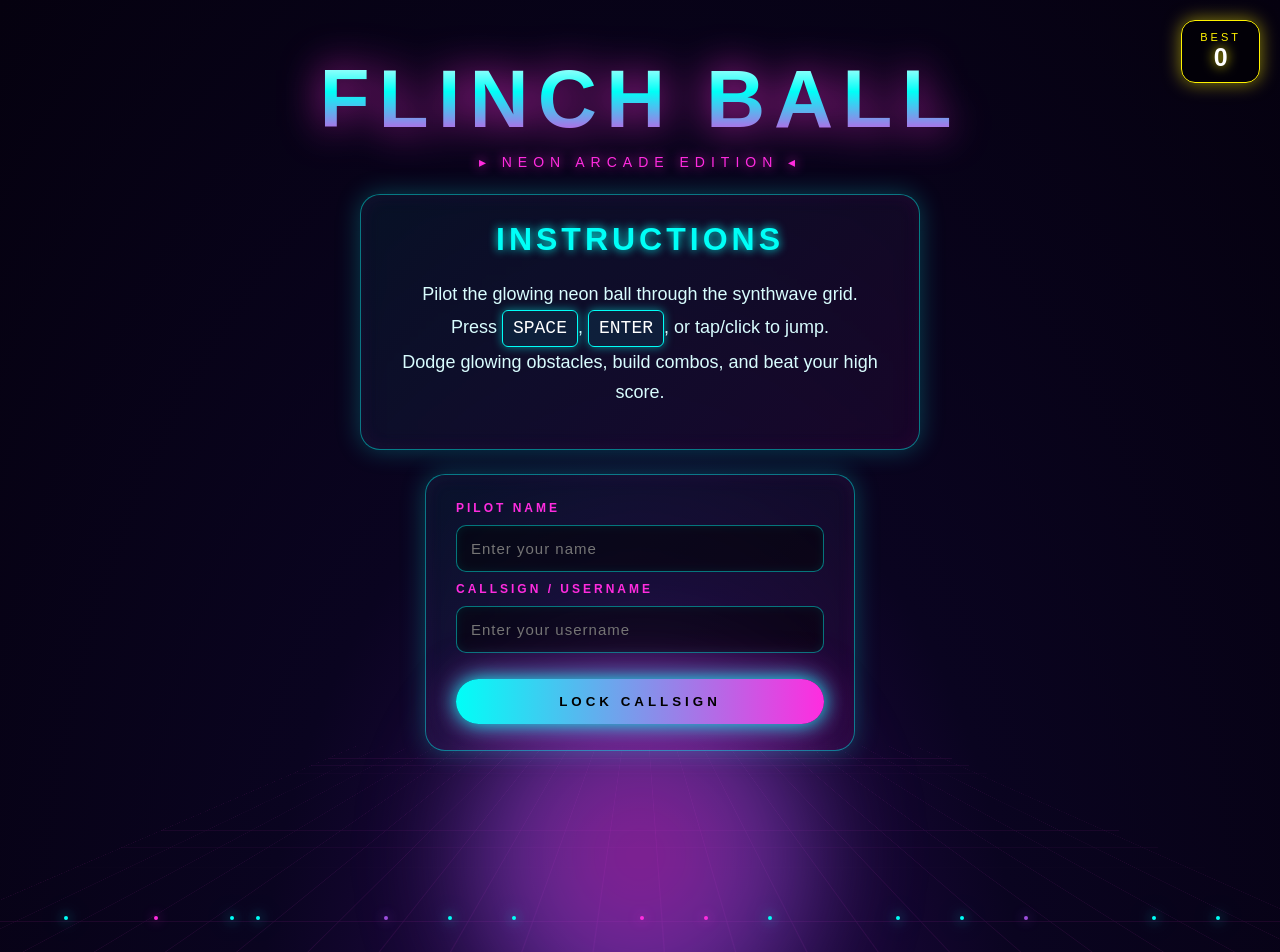
<file: index.html>
<!DOCTYPE html>
<html lang="en">
<head>
    <link rel="stylesheet" href="./play.css">
    <meta charset="UTF-8">
    <meta name="viewport" content="width=device-width, initial-scale=1.0">
    <title>Flinch Ball | Neon Arcade</title>
</head>

<body>
    <div class="bg-grid"></div>
    <div class="bg-sun"></div>

    <div class="ambient-particles">
        <span></span><span></span><span></span><span></span><span></span>
        <span></span><span></span><span></span><span></span><span></span>
        <span></span><span></span><span></span><span></span><span></span>
    </div>

    <div class="high-score-box">
        <span>BEST</span>
        <strong id="homeHighScore">0</strong>
    </div>

    <header>
        <h1 class="title">FLINCH BALL</h1>
        <p class="subtitle">▸ NEON ARCADE EDITION ◂</p>
    </header>

    <div class="instructions">
        <h1 class="heading">INSTRUCTIONS</h1>
        <h2>
            Pilot the glowing neon ball through the synthwave grid.<br>
            Press <span class="key">SPACE</span>, <span class="key">ENTER</span>, or tap/click to jump.<br>
            Dodge glowing obstacles, build combos, and beat your high score.
        </h2>
    </div>

    <div class="name">
        <form action="javascript:void(0);" method="post" id="nameForm">
            <label for="firstName">PILOT NAME</label>
            <input type="text" id="firstName" name="firstName" placeholder="Enter your name" required>

            <label for="lastName">CALLSIGN / USERNAME</label>
            <input type="text" id="lastName" name="lastName" placeholder="Enter your username" required>

            <input type="button" value="LOCK CALLSIGN" onclick="submitForm()">
        </form>
    </div>

    <div class="nickname" id="nicknameDiv" style="display: none;">
        <h2>CALLSIGN LOCKED: <span id="nicknameDisplay"></span></h2>
    </div>

    <div class="help" style="display: none;">
        <h1>⚡ SYSTEMS ONLINE ⚡</h1>
    </div>

    <a href="game.html" class="play-button" id="playButton" style="display: none;">▶ LAUNCH</a>

    <script>
        const savedHighScore = parseInt(localStorage.getItem("highScore") || "0", 10);
        document.getElementById("homeHighScore").textContent = savedHighScore.toLocaleString();

        function submitForm() {
            const firstName = document.getElementById("firstName").value.trim();
            const lastName = document.getElementById("lastName").value.trim();

            if (firstName && lastName) {
                const nickname = lastName;

                document.getElementById("nicknameDisplay").textContent = nickname;
                document.getElementById("nameForm").style.display = "none";
                document.getElementsByClassName("help")[0].style.display = "block";
                document.getElementById("nicknameDiv").style.display = "block";

                const playButton = document.getElementById("playButton");
                playButton.style.display = "inline-block";
                playButton.href = "game.html?nickname=" + encodeURIComponent(nickname);

                localStorage.setItem("nickname", nickname);
            } else {
                alert("Please fill in both fields, pilot.");
            }
        }
    </script>
</body>
</html>
</file>
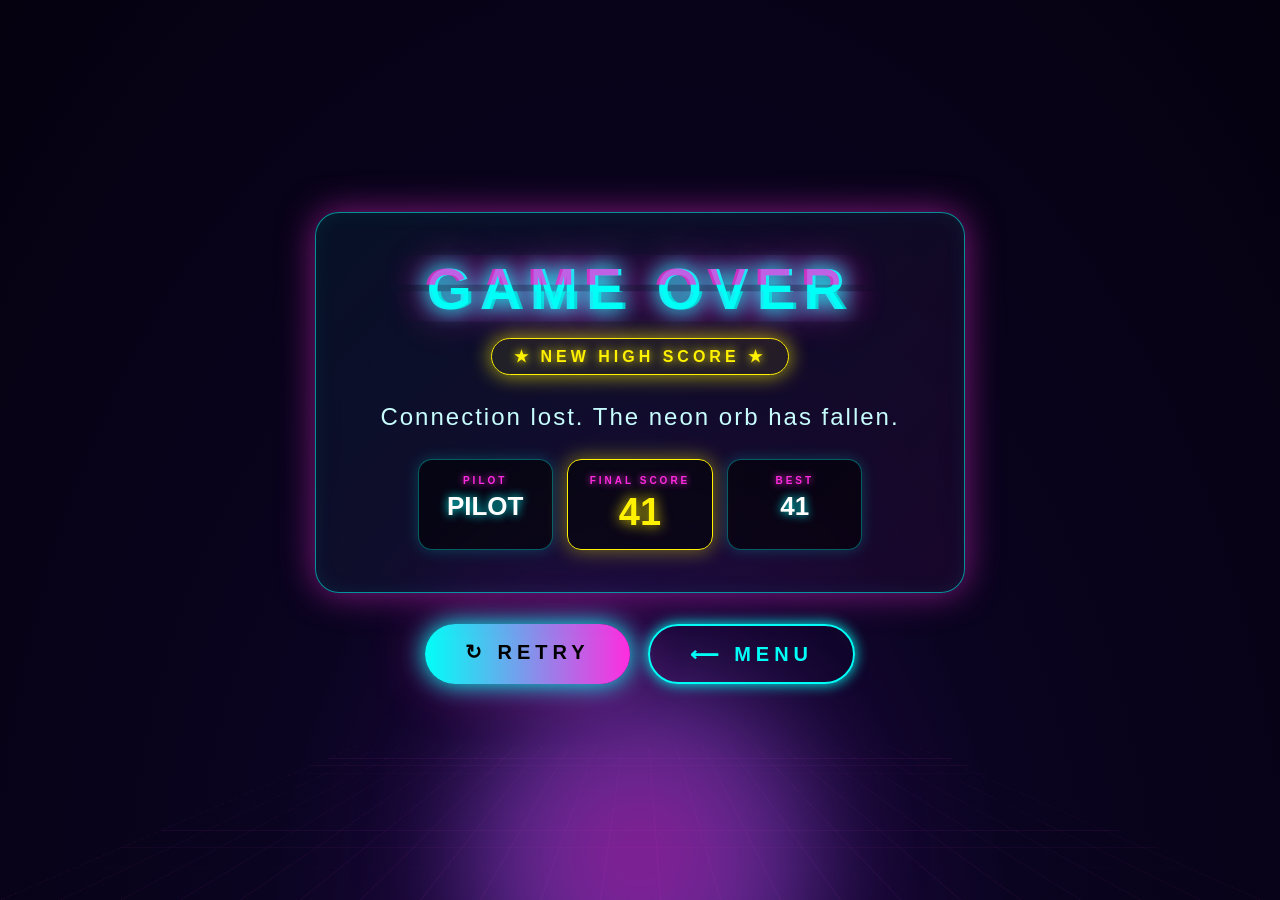
<file: retry.html>
<!DOCTYPE html>
<html lang="en">
<head>
    <link rel="stylesheet" href="retry.css">
    <meta charset="UTF-8">
    <meta name="viewport" content="width=device-width, initial-scale=1.0">
    <title>Flinch Ball | Game Over</title>
</head>

<body>
    <div class="bg-grid"></div>
    <div class="bg-sun"></div>

    <div class="game-over">
        <h1 class="heading glitch" data-text="GAME OVER">GAME OVER</h1>

        <div id="new-high-badge" class="new-high" style="display: none;">
            ★ NEW HIGH SCORE ★
        </div>

        <h2>Connection lost. The neon orb has fallen.</h2>

        <div class="score-grid">
            <div class="score-card">
                <span class="score-label">PILOT</span>
                <span id="final-pilot" class="score-value">---</span>
            </div>

            <div class="score-card big">
                <span class="score-label">FINAL SCORE</span>
                <span id="final-score" class="score-value">0</span>
            </div>

            <div class="score-card">
                <span class="score-label">BEST</span>
                <span id="best-score" class="score-value">0</span>
            </div>
        </div>
    </div>

    <div class="actions">
        <a href="game.html" class="retry-button" id="retryButton">↻ RETRY</a>
        <a href="index.html" class="retry-button ghost">⟵ MENU</a>
    </div>

    <script>
        const score = parseInt(localStorage.getItem("finalScore") || "0", 10);
        const nickname = localStorage.getItem("finalNickname") || "PILOT";
        const best = parseInt(localStorage.getItem("highScore") || "0", 10);
        const isNewHigh = localStorage.getItem("finalIsHigh") === "1";

        document.getElementById("final-score").textContent = score.toLocaleString();
        document.getElementById("final-pilot").textContent = nickname;
        document.getElementById("best-score").textContent = best.toLocaleString();

        document.getElementById("retryButton").href = "game.html?nickname=" + encodeURIComponent(nickname);

        if (isNewHigh) {
            document.getElementById("new-high-badge").style.display = "inline-block";
        }
    </script>
</body>
</html>
</file>
<file: play.css>
:root {
    --neon-cyan: #00fff7;
    --neon-pink: #ff2cdf;
    --neon-purple: #9d4edd;
    --neon-yellow: #fff200;
    --dark-bg: #05010f;
}

* {
    box-sizing: border-box;
}

body {
    margin: 0;
    padding: 0 20px 70px;
    min-height: 100vh;
    overflow-x: hidden;
    position: relative;
    background: radial-gradient(ellipse at 50% 110%, #2a0a55 0%, #0a0420 42%, #05010f 100%);
    color: var(--neon-cyan);
    font-family: "Segoe UI", Tahoma, Geneva, Verdana, sans-serif;
}

.bg-grid {
    position: fixed;
    inset: 0;
    background-image:
        linear-gradient(rgba(255, 44, 223, 0.45) 1px, transparent 1px),
        linear-gradient(90deg, rgba(255, 44, 223, 0.45) 1px, transparent 1px);
    background-size: 60px 60px;
    transform: perspective(520px) rotateX(62deg) translateY(18%);
    transform-origin: center bottom;
    opacity: 0.18;
    animation: gridScroll 6s linear infinite;
    z-index: -3;
}

@keyframes gridScroll {
    from {
        background-position: 0 0;
    }

    to {
        background-position: 0 60px;
    }
}

.bg-sun {
    position: fixed;
    left: 50%;
    bottom: -170px;
    width: 430px;
    height: 430px;
    transform: translateX(-50%);
    background: radial-gradient(circle, var(--neon-pink) 0%, var(--neon-purple) 42%, transparent 72%);
    filter: blur(45px);
    opacity: 0.5;
    animation: sunPulse 4s ease-in-out infinite alternate;
    z-index: -2;
}

@keyframes sunPulse {
    from {
        opacity: 0.35;
        transform: translateX(-50%) scale(0.96);
    }

    to {
        opacity: 0.7;
        transform: translateX(-50%) scale(1.05);
    }
}

.ambient-particles {
    position: fixed;
    inset: 0;
    pointer-events: none;
    z-index: -1;
}

.ambient-particles span {
    position: absolute;
    bottom: -20px;
    width: 4px;
    height: 4px;
    border-radius: 50%;
    background: var(--neon-cyan);
    box-shadow: 0 0 12px var(--neon-cyan), 0 0 24px var(--neon-cyan);
    animation: floatUp linear infinite;
}

.ambient-particles span:nth-child(1) { left: 5%; animation-duration: 12s; animation-delay: 0s; }
.ambient-particles span:nth-child(2) { left: 12%; animation-duration: 17s; animation-delay: 2s; background: var(--neon-pink); box-shadow: 0 0 12px var(--neon-pink); }
.ambient-particles span:nth-child(3) { left: 20%; animation-duration: 14s; animation-delay: 4s; }
.ambient-particles span:nth-child(4) { left: 30%; animation-duration: 19s; animation-delay: 1s; background: var(--neon-purple); box-shadow: 0 0 12px var(--neon-purple); }
.ambient-particles span:nth-child(5) { left: 40%; animation-duration: 13s; animation-delay: 3s; }
.ambient-particles span:nth-child(6) { left: 50%; animation-duration: 18s; animation-delay: 5s; background: var(--neon-pink); box-shadow: 0 0 12px var(--neon-pink); }
.ambient-particles span:nth-child(7) { left: 60%; animation-duration: 15s; animation-delay: 0s; }
.ambient-particles span:nth-child(8) { left: 70%; animation-duration: 20s; animation-delay: 6s; }
.ambient-particles span:nth-child(9) { left: 80%; animation-duration: 14s; animation-delay: 2s; background: var(--neon-purple); box-shadow: 0 0 12px var(--neon-purple); }
.ambient-particles span:nth-child(10) { left: 90%; animation-duration: 16s; animation-delay: 4s; }
.ambient-particles span:nth-child(11) { left: 18%; animation-duration: 21s; animation-delay: 7s; }
.ambient-particles span:nth-child(12) { left: 35%; animation-duration: 18s; animation-delay: 8s; }
.ambient-particles span:nth-child(13) { left: 55%; animation-duration: 16s; animation-delay: 9s; background: var(--neon-pink); box-shadow: 0 0 12px var(--neon-pink); }
.ambient-particles span:nth-child(14) { left: 75%; animation-duration: 13s; animation-delay: 1s; }
.ambient-particles span:nth-child(15) { left: 95%; animation-duration: 19s; animation-delay: 5s; }

@keyframes floatUp {
    0% {
        transform: translateY(0) scale(0.8);
        opacity: 0;
    }

    10% {
        opacity: 1;
    }

    90% {
        opacity: 1;
    }

    100% {
        transform: translateY(-115vh) scale(0.3);
        opacity: 0;
    }
}

.high-score-box {
    position: fixed;
    top: 20px;
    right: 20px;
    padding: 10px 18px;
    border: 1px solid var(--neon-yellow);
    border-radius: 14px;
    background: rgba(0, 0, 0, 0.55);
    box-shadow: 0 0 18px rgba(255, 242, 0, 0.55);
    text-align: center;
    z-index: 5;
}

.high-score-box span {
    display: block;
    color: var(--neon-yellow);
    font-size: 11px;
    letter-spacing: 3px;
}

.high-score-box strong {
    display: block;
    color: white;
    font-size: 25px;
    text-shadow: 0 0 12px var(--neon-yellow);
}

header {
    text-align: center;
    margin-top: 52px;
}

.title {
    margin: 0;
    font-size: 82px;
    font-weight: 900;
    letter-spacing: 9px;
    background: linear-gradient(180deg, #ffffff 0%, var(--neon-cyan) 42%, var(--neon-pink) 100%);
    -webkit-background-clip: text;
    background-clip: text;
    color: transparent;
    filter: drop-shadow(0 0 20px rgba(255, 44, 223, 0.8));
    animation: titleFlicker 4s infinite;
}

@keyframes titleFlicker {
    0%, 92%, 100% {
        opacity: 1;
        filter: drop-shadow(0 0 20px rgba(255, 44, 223, 0.8));
    }

    94% {
        opacity: 0.75;
        filter: drop-shadow(0 0 6px rgba(0, 255, 247, 0.8));
    }

    96% {
        opacity: 1;
    }
}

.subtitle {
    margin-top: 8px;
    color: var(--neon-pink);
    letter-spacing: 6px;
    font-size: 14px;
    text-shadow: 0 0 12px var(--neon-pink);
}

.instructions,
.name {
    position: relative;
    max-width: 560px;
    margin: 24px auto;
    padding: 26px 30px;
    border: 1px solid rgba(0, 255, 247, 0.45);
    border-radius: 20px;
    background: linear-gradient(135deg, rgba(0, 255, 247, 0.06), rgba(255, 44, 223, 0.06));
    box-shadow:
        0 0 24px rgba(0, 255, 247, 0.25),
        inset 0 0 20px rgba(255, 44, 223, 0.06);
    backdrop-filter: blur(10px);
    text-align: center;
}

.heading {
    margin-top: 0;
    color: var(--neon-cyan);
    letter-spacing: 4px;
    text-shadow: 0 0 10px var(--neon-cyan);
}

.instructions h2 {
    color: #d9fdff;
    font-weight: 400;
    line-height: 1.7;
    font-size: 18px;
}

.key {
    display: inline-block;
    padding: 2px 10px;
    border: 1px solid var(--neon-cyan);
    border-radius: 6px;
    background: rgba(0, 255, 247, 0.08);
    box-shadow: 0 0 10px rgba(0, 255, 247, 0.5);
    color: white;
    font-family: monospace;
}

.name {
    max-width: 430px;
}

.name form {
    display: flex;
    flex-direction: column;
    gap: 10px;
}

.name label {
    color: var(--neon-pink);
    font-weight: 800;
    font-size: 12px;
    letter-spacing: 3px;
    text-align: left;
}

.name input[type="text"] {
    padding: 14px;
    border: 1px solid rgba(0, 255, 247, 0.45);
    border-radius: 10px;
    outline: none;
    background: rgba(0, 0, 0, 0.5);
    color: var(--neon-cyan);
    font-size: 15px;
    letter-spacing: 1px;
    box-shadow: inset 0 0 10px rgba(0, 255, 247, 0.08);
}

.name input[type="text"]:focus {
    border-color: var(--neon-cyan);
    box-shadow:
        0 0 16px rgba(0, 255, 247, 0.7),
        inset 0 0 12px rgba(0, 255, 247, 0.12);
}

.name input[type="button"] {
    margin-top: 16px;
    padding: 15px 22px;
    border: none;
    border-radius: 40px;
    cursor: pointer;
    background: linear-gradient(90deg, var(--neon-cyan), var(--neon-pink));
    color: black;
    font-weight: 900;
    letter-spacing: 4px;
    box-shadow: 0 0 20px var(--neon-cyan), 0 0 40px rgba(255, 44, 223, 0.5);
    transition: 0.3s ease;
}

.name input[type="button"]:hover {
    transform: translateY(-3px) scale(1.03);
    filter: brightness(1.15);
}

.nickname,
.help {
    text-align: center;
    animation: fadeUp 0.5s ease;
}

.nickname {
    letter-spacing: 3px;
    text-shadow: 0 0 10px var(--neon-cyan);
}

.help h1 {
    color: var(--neon-yellow);
    text-shadow: 0 0 14px var(--neon-yellow);
}

@keyframes fadeUp {
    from {
        opacity: 0;
        transform: translateY(18px);
    }

    to {
        opacity: 1;
        transform: translateY(0);
    }
}

.play-button {
    position: relative;
    left: 50%;
    transform: translateX(-50%);
    display: inline-block;
    margin: 24px auto;
    padding: 18px 52px;
    border: 2px solid var(--neon-cyan);
    border-radius: 50px;
    background: linear-gradient(90deg, var(--neon-pink), var(--neon-purple), var(--neon-cyan));
    background-size: 200% 100%;
    color: white;
    text-decoration: none;
    font-size: 24px;
    font-weight: 900;
    letter-spacing: 6px;
    box-shadow:
        0 0 24px var(--neon-cyan),
        0 0 60px rgba(255, 44, 223, 0.55);
    animation: gradientMove 3s linear infinite, buttonFloat 2s ease-in-out infinite;
    transition: 0.3s ease;
}

.play-button:hover {
    transform: translateX(-50%) scale(1.08);
    letter-spacing: 8px;
}

@keyframes gradientMove {
    to {
        background-position: 200% 0;
    }
}

@keyframes buttonFloat {
    50% {
        transform: translateX(-50%) translateY(-7px);
    }
}

@media screen and (max-width: 650px) {
    .title {
        font-size: 48px;
        letter-spacing: 4px;
    }

    .subtitle {
        letter-spacing: 3px;
    }

    .instructions,
    .name {
        padding: 22px;
    }

    .high-score-box {
        position: static;
        width: fit-content;
        margin: 18px auto 0;
    }

    .play-button {
        font-size: 18px;
        padding: 14px 34px;
    }
}
</file>
<file: retry.css>
:root {
    --neon-cyan: #00fff7;
    --neon-pink: #ff2cdf;
    --neon-purple: #9d4edd;
    --neon-yellow: #fff200;
}

* {
    box-sizing: border-box;
}

body {
    margin: 0;
    padding: 20px;
    min-height: 100vh;
    position: relative;
    overflow-x: hidden;
    display: flex;
    flex-direction: column;
    align-items: center;
    justify-content: center;
    background: radial-gradient(ellipse at 50% 110%, #2a0a55 0%, #0a0420 42%, #05010f 100%);
    color: var(--neon-cyan);
    font-family: "Segoe UI", Tahoma, Geneva, Verdana, sans-serif;
}

.bg-grid {
    position: fixed;
    inset: 0;
    background-image:
        linear-gradient(rgba(255, 44, 223, 0.45) 1px, transparent 1px),
        linear-gradient(90deg, rgba(255, 44, 223, 0.45) 1px, transparent 1px);
    background-size: 60px 60px;
    transform: perspective(520px) rotateX(62deg) translateY(18%);
    transform-origin: center bottom;
    opacity: 0.18;
    animation: gridScroll 6s linear infinite;
    z-index: -3;
}

@keyframes gridScroll {
    from {
        background-position: 0 0;
    }

    to {
        background-position: 0 60px;
    }
}

.bg-sun {
    position: fixed;
    left: 50%;
    bottom: -170px;
    width: 430px;
    height: 430px;
    transform: translateX(-50%);
    background: radial-gradient(circle, var(--neon-pink) 0%, var(--neon-purple) 42%, transparent 72%);
    filter: blur(45px);
    opacity: 0.5;
    z-index: -2;
}

.game-over {
    width: 92%;
    max-width: 650px;
    margin: 25px auto;
    padding: 42px 32px;
    border: 1px solid rgba(0, 255, 247, 0.55);
    border-radius: 24px;
    background: linear-gradient(135deg, rgba(0, 255, 247, 0.06), rgba(255, 44, 223, 0.06));
    box-shadow:
        0 0 35px rgba(255, 44, 223, 0.5),
        inset 0 0 20px rgba(0, 255, 247, 0.08);
    backdrop-filter: blur(10px);
    text-align: center;
    animation: cardIn 0.55s ease-out;
}

@keyframes cardIn {
    from {
        opacity: 0;
        transform: translateY(25px) scale(0.96);
    }

    to {
        opacity: 1;
        transform: translateY(0) scale(1);
    }
}

.heading {
    position: relative;
    margin: 0 0 16px;
    color: var(--neon-cyan);
    font-size: 58px;
    font-weight: 900;
    letter-spacing: 8px;
    text-shadow: 0 0 20px var(--neon-cyan), 0 0 40px var(--neon-pink);
}

.glitch::before,
.glitch::after {
    content: attr(data-text);
    position: absolute;
    left: 0;
    top: 0;
    width: 100%;
    overflow: hidden;
    opacity: 0.75;
}

.glitch::before {
    color: var(--neon-pink);
    transform: translate(-3px, 0);
    clip-path: inset(0 0 55% 0);
    animation: glitchTop 2.5s infinite linear alternate;
}

.glitch::after {
    color: var(--neon-cyan);
    transform: translate(3px, 0);
    clip-path: inset(55% 0 0 0);
    animation: glitchBottom 2.7s infinite linear alternate;
}

@keyframes glitchTop {
    0%,
    100% {
        transform: translate(-3px, 0);
    }

    50% {
        transform: translate(2px, 1px);
    }
}

@keyframes glitchBottom {
    0%,
    100% {
        transform: translate(3px, 0);
    }

    50% {
        transform: translate(-2px, -1px);
    }
}

.new-high {
    margin-bottom: 16px;
    padding: 8px 22px;
    border: 1px solid var(--neon-yellow);
    border-radius: 999px;
    background: rgba(255, 242, 0, 0.08);
    color: var(--neon-yellow);
    font-weight: 900;
    letter-spacing: 4px;
    text-shadow: 0 0 10px var(--neon-yellow);
    box-shadow: 0 0 20px rgba(255, 242, 0, 0.7);
    animation: newHighPulse 1.5s ease-in-out infinite;
}

@keyframes newHighPulse {
    50% {
        transform: scale(1.05);
    }
}

h2 {
    margin: 12px 0 28px;
    color: #c7fdff;
    font-weight: 400;
    letter-spacing: 2px;
}

.score-grid {
    display: flex;
    gap: 14px;
    flex-wrap: wrap;
    justify-content: center;
}

.score-card {
    min-width: 135px;
    padding: 15px 22px;
    border: 1px solid rgba(0, 255, 247, 0.35);
    border-radius: 14px;
    background: rgba(0, 0, 0, 0.55);
    box-shadow: 0 0 15px rgba(0, 255, 247, 0.2);
}

.score-card.big {
    border-color: var(--neon-yellow);
    box-shadow: 0 0 20px rgba(255, 242, 0, 0.45);
}

.score-label {
    display: block;
    color: var(--neon-pink);
    font-size: 10px;
    font-weight: 900;
    letter-spacing: 3px;
    text-shadow: 0 0 7px var(--neon-pink);
}

.score-value {
    display: block;
    margin-top: 5px;
    color: white;
    font-size: 26px;
    font-weight: 900;
    text-shadow: 0 0 10px var(--neon-cyan);
}

.score-card.big .score-value {
    color: var(--neon-yellow);
    font-size: 38px;
    text-shadow: 0 0 14px var(--neon-yellow);
}

.actions {
    display: flex;
    gap: 18px;
    flex-wrap: wrap;
    justify-content: center;
    margin: 6px auto 30px;
}

.retry-button {
    display: inline-block;
    padding: 16px 40px;
    border-radius: 999px;
    border: none;
    background: linear-gradient(90deg, var(--neon-cyan), var(--neon-pink));
    color: black;
    text-decoration: none;
    font-size: 20px;
    font-weight: 900;
    letter-spacing: 5px;
    box-shadow: 0 0 24px var(--neon-cyan), 0 0 55px rgba(255, 44, 223, 0.42);
    transition: 0.25s ease;
}

.retry-button:hover {
    transform: scale(1.06);
    filter: brightness(1.15);
}

.retry-button.ghost {
    background: transparent;
    border: 2px solid var(--neon-cyan);
    color: var(--neon-cyan);
    box-shadow: 0 0 14px var(--neon-cyan);
}

@media screen and (max-width: 650px) {
    .heading {
        font-size: 38px;
        letter-spacing: 4px;
    }

    .game-over {
        padding: 32px 22px;
    }

    .retry-button {
        font-size: 16px;
        padding: 13px 28px;
    }
}
</file>
